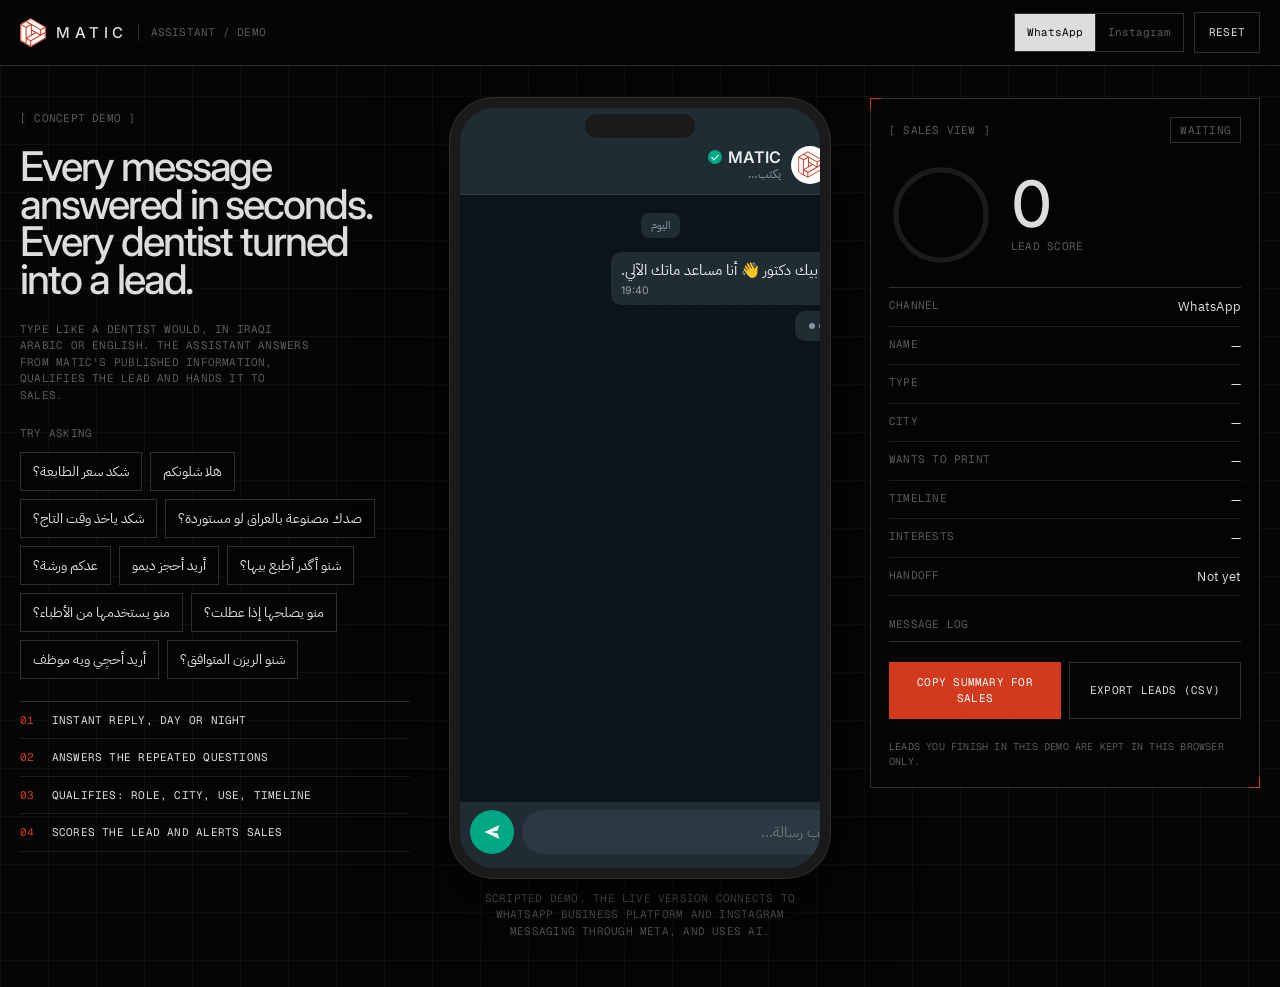
<file: demo/index.html>
<!doctype html>
<html lang="en">
<head>
  <meta charset="utf-8" />
  <meta name="viewport" content="width=device-width, initial-scale=1, viewport-fit=cover" />
  <title>MATIC Assistant — Demo</title>
  <meta name="description" content="Concept demo of an auto-reply and lead qualification assistant for MATIC on WhatsApp and Instagram." />
  <meta name="robots" content="noindex, nofollow" />
  <meta name="theme-color" content="#050505" />
  <meta property="og:title" content="MATIC Assistant — Demo" />
  <meta property="og:description" content="Auto-replies in Iraqi Arabic + live lead qualification. Concept demo." />
  <meta property="og:image" content="https://yousif99u1234-hue.github.io/matic-website/assets/video/matic-motion-poster.jpg" />
  <link rel="icon" href="../assets/logo-mark.svg" type="image/svg+xml" />
  <link rel="preconnect" href="https://fonts.googleapis.com" />
  <link rel="preconnect" href="https://fonts.gstatic.com" crossorigin />
  <link href="https://fonts.googleapis.com/css2?family=Geist+Mono:wght@400;500&family=IBM+Plex+Sans+Arabic:wght@400;500;600&family=Inter:opsz,wght@14..32,400..600&display=swap" rel="stylesheet" />
  <link rel="stylesheet" href="demo.css" />
</head>
<body>
  <header class="top">
    <a class="top__brand" href="../" aria-label="Back to MATIC website">
      <img src="../assets/matic-logo.svg" alt="" width="26" height="29" />
      <span class="top__word">MATIC</span>
      <span class="top__sub mono">Assistant / demo</span>
    </a>
    <div class="top__ctrls">
      <div class="seg mono" role="tablist" aria-label="Channel">
        <button class="is-on" data-skin="wa" role="tab" aria-selected="true">WhatsApp</button>
        <button data-skin="ig" role="tab" aria-selected="false">Instagram</button>
      </div>
      <button class="btn mono" id="resetBtn">Reset</button>
    </div>
  </header>

  <main class="layout">
    <!-- ───────── left: pitch + samples ───────── -->
    <section class="pitch">
      <span class="kicker mono">[ Concept demo ]</span>
      <h1 class="display">Every message answered in seconds. Every dentist turned into a lead.</h1>
      <p class="mono dim">Type like a dentist would, in Iraqi Arabic or English. The assistant answers from MATIC's published information, qualifies the lead and hands it to sales.</p>

      <div class="samples">
        <span class="mono dim">Try asking</span>
        <div class="samples__list" id="samples" dir="rtl"></div>
      </div>

      <ol class="how mono">
        <li><b>01</b> Instant reply, day or night</li>
        <li><b>02</b> Answers the repeated questions</li>
        <li><b>03</b> Qualifies: role, city, use, timeline</li>
        <li><b>04</b> Scores the lead and alerts sales</li>
      </ol>
    </section>

    <!-- ───────── centre: phone ───────── -->
    <section class="phone-wrap" aria-label="Chat preview">
      <div class="phone skin-wa" id="phone">
        <div class="phone__notch"></div>
        <header class="chat-head" dir="rtl">
          <span class="chat-head__back" aria-hidden="true">›</span>
          <span class="chat-head__avatar"><img src="../assets/matic-logo.svg" alt="" /></span>
          <span class="chat-head__id">
            <b>MATIC <i class="verified" aria-label="Business account"></i></b>
            <small id="presence">متصل الآن</small>
          </span>
        </header>
        <div class="chat" id="chat" dir="rtl" aria-live="polite"></div>
        <div class="chips" id="chips" dir="rtl"></div>
        <form class="composer" id="composer" dir="rtl" autocomplete="off">
          <input id="msg" placeholder="اكتب رسالة…" aria-label="Message" />
          <button type="submit" aria-label="Send"><svg viewBox="0 0 24 24"><path d="M3 20.5 21 12 3 3.5l2.4 7.1L14 12l-8.6 1.4z"/></svg></button>
        </form>
      </div>
      <p class="phone-note mono dim">Scripted demo. The live version connects to WhatsApp Business Platform and Instagram Messaging through Meta, and uses AI.</p>
    </section>

    <!-- ───────── right: lead dashboard ───────── -->
    <section class="dash" aria-label="Lead dashboard">
      <header class="dash__head">
        <span class="kicker mono">[ Sales view ]</span>
        <span class="pill mono" id="stagePill">Waiting</span>
      </header>

      <div class="score">
        <svg viewBox="0 0 120 120" class="score__ring" aria-hidden="true">
          <circle cx="60" cy="60" r="52" class="track"/>
          <circle cx="60" cy="60" r="52" class="bar" id="scoreBar"/>
        </svg>
        <div class="score__num"><b class="display" id="scoreNum">0</b><span class="mono dim">Lead score</span></div>
      </div>

      <dl class="fields mono">
        <div><dt>Channel</dt><dd id="fChannel">WhatsApp</dd></div>
        <div><dt>Name</dt><dd id="fName">—</dd></div>
        <div><dt>Type</dt><dd id="fRole">—</dd></div>
        <div><dt>City</dt><dd id="fCity">—</dd></div>
        <div><dt>Wants to print</dt><dd id="fUse">—</dd></div>
        <div><dt>Timeline</dt><dd id="fTime">—</dd></div>
        <div><dt>Interests</dt><dd id="fInt">—</dd></div>
        <div><dt>Handoff</dt><dd id="fHand">Not yet</dd></div>
      </dl>

      <div class="log">
        <span class="mono dim">Message log</span>
        <ul id="log" class="mono"></ul>
      </div>

      <div class="dash__actions">
        <button class="btn btn--solid mono" id="copyBtn">Copy summary for sales</button>
        <button class="btn mono" id="csvBtn">Export leads (CSV)</button>
      </div>
      <p class="mono dim small" id="dashNote">Leads you finish in this demo are kept in this browser only.</p>
    </section>
  </main>

  <script src="bot.js"></script>
  <script src="demo.js"></script>
</body>
</html>
</file>
<file: demo/demo.css>
:root {
  --bg: #050505; --fg: #dddddd; --fg-40: rgba(221,221,221,.4); --fg-20: rgba(221,221,221,.2); --fg-10: rgba(221,221,221,.1); --fg-04: rgba(221,221,221,.04);
  --accent: #d23a1e; --accent-16: rgba(210,58,30,.16);
  --f-display: "Inter", Arial, sans-serif; --f-mono: "Geist Mono", ui-monospace, monospace; --f-ar: "IBM Plex Sans Arabic", "Segoe UI", Tahoma, sans-serif;
}
* { box-sizing: border-box; }
html, body { margin: 0; background: var(--bg); color: var(--fg); font-family: var(--f-display); -webkit-font-smoothing: antialiased; }
body { min-height: 100svh; overflow-x: hidden;
  background-image: linear-gradient(var(--fg-04) 1px, transparent 1px), linear-gradient(90deg, var(--fg-04) 1px, transparent 1px);
  background-size: 48px 48px; }
a { color: inherit; text-decoration: none; }
button { font: inherit; color: inherit; background: none; border: 0; cursor: pointer; }
.mono { font-family: var(--f-mono); font-size: 11px; letter-spacing: .02em; text-transform: uppercase; line-height: 1.5; }
.dim { color: var(--fg-40); }
.small { font-size: 10px; }
.display { font-variation-settings: "opsz" 32; font-weight: 500; letter-spacing: -0.05em; line-height: .92; }
.kicker { color: var(--fg-40); }

.btn { display: inline-flex; align-items: center; justify-content: center; padding: 11px 14px; border: 1px solid var(--fg-20); transition: border-color .2s, background .2s, color .2s; }
.btn:hover { border-color: var(--fg); }
.btn--solid { background: var(--accent); border-color: var(--accent); color: #fff; }
.btn--solid:hover { background: #e8502f; border-color: #e8502f; }

/* ---------- top bar ---------- */
.top { position: sticky; top: 0; z-index: 10; display: flex; justify-content: space-between; align-items: center; gap: 16px;
  padding: 12px 20px; border-bottom: 1px solid var(--fg-20); background: rgba(5,5,5,.8); backdrop-filter: blur(10px); -webkit-backdrop-filter: blur(10px); }
.top__brand { display: flex; align-items: center; gap: 10px; }
.top__word { font-weight: 500; letter-spacing: .3em; font-size: 15px; }
.top__sub { color: var(--fg-40); padding-left: 12px; border-left: 1px solid var(--fg-20); }
.top__ctrls { display: flex; gap: 10px; align-items: center; }
.seg { display: flex; border: 1px solid var(--fg-20); }
.seg button { padding: 10px 12px; color: var(--fg-40); }
.seg button + button { border-left: 1px solid var(--fg-20); }
.seg button.is-on { background: var(--fg); color: var(--bg); }

/* ---------- layout ---------- */
.layout { display: grid; grid-template-columns: minmax(0, 1fr) auto minmax(0, 1fr); gap: 40px; padding: 32px 20px 48px; align-items: start; max-width: 1480px; margin: 0 auto; }

/* pitch */
.pitch { display: grid; gap: 22px; padding-top: 12px; }
.pitch h1 { font-size: clamp(34px, 3.2vw, 56px); margin: 0; }
.pitch > p { margin: 0; max-width: 42ch; }
.samples { display: grid; gap: 10px; }
.samples__list { display: flex; flex-wrap: wrap; gap: 8px; justify-content: flex-end; }
.samples__list button { font-family: var(--f-ar); font-size: 14px; padding: 8px 12px; border: 1px solid var(--fg-20); background: rgba(5,5,5,.7); transition: border-color .2s, color .2s; }
.samples__list button:hover { border-color: var(--accent); color: var(--accent); }
.how { list-style: none; margin: 0; padding: 0; border-top: 1px solid var(--fg-20); }
.how li { padding: 10px 0; border-bottom: 1px solid var(--fg-10); }
.how b { color: var(--accent); font-weight: 400; margin-right: 10px; }

/* ---------- phone ---------- */
.phone-wrap { display: grid; gap: 12px; justify-items: center; }
.phone-note { max-width: 360px; text-align: center; margin: 0; }
.phone {
  --chat-bg: #0b141a; --head-bg: #202c33; --in: #202c33; --out: #005c4b; --txt: #e9edef; --sub: #8696a0; --tick: #53bdeb; --chip: #202c33; --chip-b: #2a3942; --compose: #2a3942; --send: #00a884;
  position: relative; width: 380px; height: min(780px, calc(100svh - 120px)); min-height: 600px;
  border: 10px solid #1a1a1a; border-radius: 44px; background: var(--chat-bg); overflow: hidden;
  display: grid; grid-template-rows: auto 1fr auto auto; box-shadow: 0 0 0 1px var(--fg-20), 0 30px 80px rgba(0,0,0,.6);
  font-family: var(--f-ar); color: var(--txt);
}
.phone.skin-ig {
  --chat-bg: #000; --head-bg: #000; --in: #262626; --out: linear-gradient(135deg, #6a3bd6, #3b82f6); --txt: #f5f5f5; --sub: #a8a8a8; --tick: #a8a8a8; --chip: #121212; --chip-b: #363636; --compose: #262626; --send: #3b82f6;
}
.phone__notch { position: absolute; top: 6px; left: 50%; translate: -50% 0; width: 110px; height: 24px; background: #1a1a1a; border-radius: 14px; z-index: 3; }
.chat-head { display: flex; align-items: center; gap: 10px; padding: 38px 14px 10px; background: var(--head-bg); border-bottom: 1px solid rgba(255,255,255,.06); }
.chat-head__back { font-size: 26px; color: var(--sub); line-height: 1; }
.chat-head__avatar { width: 38px; height: 38px; border-radius: 50%; background: #fff; display: grid; place-items: center; flex: 0 0 auto; }
.chat-head__avatar img { width: 24px; height: 27px; }
.chat-head__id { display: grid; line-height: 1.25; }
.chat-head__id b { font-family: var(--f-display); font-weight: 600; font-size: 16px; display: flex; align-items: center; gap: 6px; }
.chat-head__id small { color: var(--sub); font-size: 12px; }
.verified { width: 14px; height: 14px; border-radius: 50%; background: var(--send); position: relative; display: inline-block; }
.verified::after { content: ""; position: absolute; left: 4.5px; top: 2.5px; width: 3px; height: 6px; border: solid #fff; border-width: 0 1.6px 1.6px 0; transform: rotate(45deg); }

.chat { overflow-y: auto; padding: 14px 12px 8px; display: flex; flex-direction: column; gap: 6px; scroll-behavior: smooth; overscroll-behavior: contain; }
.skin-wa .chat { background-image: radial-gradient(rgba(255,255,255,.035) 1px, transparent 1px); background-size: 18px 18px; }
.day { align-self: center; font-size: 11px; color: var(--sub); background: var(--in); padding: 4px 10px; border-radius: 8px; margin: 4px 0 8px; }
.skin-ig .day { background: none; }
.msg { max-width: 82%; padding: 7px 10px 6px; border-radius: 10px; font-size: 14.5px; line-height: 1.55; white-space: pre-wrap; word-wrap: break-word; overflow-wrap: anywhere; position: relative;
  animation: pop .22s cubic-bezier(.2,.7,.2,1); }
.msg a { color: #53bdeb; text-decoration: underline; word-break: break-all; }
.msg a.tel { unicode-bidi: isolate; direction: ltr; word-break: normal; white-space: nowrap; }
.msg.bot { align-self: flex-start; background: var(--in); border-top-right-radius: 2px; }
.msg.me { align-self: flex-end; background: var(--out); border-top-left-radius: 2px; }
.skin-ig .msg { border-radius: 20px; padding: 9px 14px; }
.skin-ig .msg.bot { border-top-right-radius: 20px; border-bottom-right-radius: 6px; }
.skin-ig .msg.me { border-top-left-radius: 20px; border-bottom-left-radius: 6px; }
.meta { display: block; text-align: left; font-family: var(--f-display); font-size: 10.5px; color: rgba(233,237,239,.6); margin-top: 2px; direction: ltr; }
.meta .tick { color: var(--tick); margin-left: 3px; letter-spacing: -3px; }
.skin-ig .meta { display: none; }
.typing { align-self: flex-start; background: var(--in); border-radius: 10px; padding: 12px 14px; display: flex; gap: 4px; }
.typing i { width: 6px; height: 6px; border-radius: 50%; background: var(--sub); animation: blink 1.2s infinite; }
.typing i:nth-child(2) { animation-delay: .15s; } .typing i:nth-child(3) { animation-delay: .3s; }
@keyframes blink { 0%, 60%, 100% { opacity: .3; transform: translateY(0); } 30% { opacity: 1; transform: translateY(-3px); } }
@keyframes pop { from { opacity: 0; transform: translateY(6px) scale(.98); } }

.chips { display: flex; gap: 6px; padding: 6px 10px; overflow-x: auto; scrollbar-width: none; min-height: 0; }
.chips:empty { display: none; }
.chips::-webkit-scrollbar { display: none; }
.chips button { flex: 0 0 auto; font-family: var(--f-ar); font-size: 13.5px; padding: 7px 12px; border-radius: 18px; background: var(--chip); border: 1px solid var(--chip-b); color: var(--txt); white-space: nowrap; }
.chips button:hover { border-color: var(--send); }
.composer { display: flex; gap: 8px; padding: 8px 10px 14px; background: var(--head-bg); }
.composer input { flex: 1; min-width: 0; background: var(--compose); border: 0; outline: 0; border-radius: 22px; padding: 11px 16px; color: var(--txt); font: 15px var(--f-ar); }
.composer button { width: 44px; height: 44px; border-radius: 50%; background: var(--send); display: grid; place-items: center; flex: 0 0 auto; }
.composer button svg { width: 20px; height: 20px; fill: #fff; transform: scaleX(-1); }

/* ---------- dashboard ---------- */
.dash { display: grid; gap: 20px; border: 1px solid var(--fg-20); padding: 18px; background: rgba(5,5,5,.75); position: relative; }
.dash::before, .dash::after { content: ""; position: absolute; width: 10px; height: 10px; border: 1px solid var(--accent); }
.dash::before { left: -1px; top: -1px; border-right: 0; border-bottom: 0; } .dash::after { right: -1px; bottom: -1px; border-left: 0; border-top: 0; }
.dash__head { display: flex; justify-content: space-between; align-items: center; }
.pill { padding: 4px 9px; border: 1px solid var(--fg-20); color: var(--fg-40); transition: all .3s; }
.pill.cold { color: #8ab4ff; border-color: rgba(138,180,255,.5); }
.pill.warm { color: #ffb347; border-color: rgba(255,179,71,.55); }
.pill.hot { color: #fff; background: var(--accent); border-color: var(--accent); }
.score { display: flex; align-items: center; gap: 18px; }
.score__ring { width: 104px; height: 104px; transform: rotate(-90deg); }
.score__ring circle { fill: none; stroke-width: 6; }
.score__ring .track { stroke: var(--fg-10); }
.score__ring .bar { stroke: var(--accent); stroke-dasharray: 326.7; stroke-dashoffset: 326.7; transition: stroke-dashoffset .6s cubic-bezier(.2,.7,.2,1); }
.score__num { display: grid; gap: 4px; }
.score__num b { font-size: 64px; font-variant-numeric: tabular-nums; }
.fields { margin: 0; border-top: 1px solid var(--fg-20); }
.fields div { display: flex; justify-content: space-between; gap: 12px; padding: 9px 0; border-bottom: 1px solid var(--fg-10); }
.fields dt { color: var(--fg-40); flex: 0 0 auto; }
.fields dd { margin: 0; text-align: right; text-transform: none; font-family: var(--f-ar), var(--f-mono); font-size: 13px; }
.fields dd.flash { animation: flash 1s; }
@keyframes flash { 0% { color: var(--accent); } 100% { color: var(--fg); } }
.log { display: grid; gap: 8px; }
.log ul { list-style: none; margin: 0; padding: 0; max-height: 180px; overflow-y: auto; border-top: 1px solid var(--fg-20); }
.log li { display: grid; grid-template-columns: 44px 1fr auto; gap: 8px; padding: 7px 0; border-bottom: 1px solid var(--fg-10); align-items: center; }
.log li .q { font-family: var(--f-ar); text-transform: none; font-size: 12.5px; direction: rtl; text-align: right; white-space: nowrap; overflow: hidden; text-overflow: ellipsis; }
.log li .tag { color: var(--accent); border: 1px solid var(--accent-16); padding: 1px 6px; white-space: nowrap; }
.log li .t { color: var(--fg-40); }
.log li:empty { display: none; }
.dash__actions { display: grid; grid-template-columns: 1fr 1fr; gap: 8px; }
#dashNote { margin: 0; }

/* ---------- responsive ---------- */
@media (max-width: 1180px) {
  .layout { grid-template-columns: auto minmax(0, 1fr); }
  .pitch { grid-column: 1 / -1; grid-row: 2; }
}
@media (max-width: 760px) {
  .top { padding: 10px 14px; }
  .top__sub { display: none; }
  .layout { grid-template-columns: 1fr; gap: 28px; padding: 18px 14px 40px; }
  .pitch { grid-row: auto; order: 3; }
  .phone-wrap { order: 1; }
  .dash { order: 2; }
  .phone { width: 100%; max-width: 420px; height: calc(100svh - 150px); min-height: 520px; border-width: 6px; border-radius: 28px; }
  .chat-head { padding-top: 14px; }
  .phone__notch { display: none; }
  .dash__actions { grid-template-columns: 1fr; }
}
</file>
